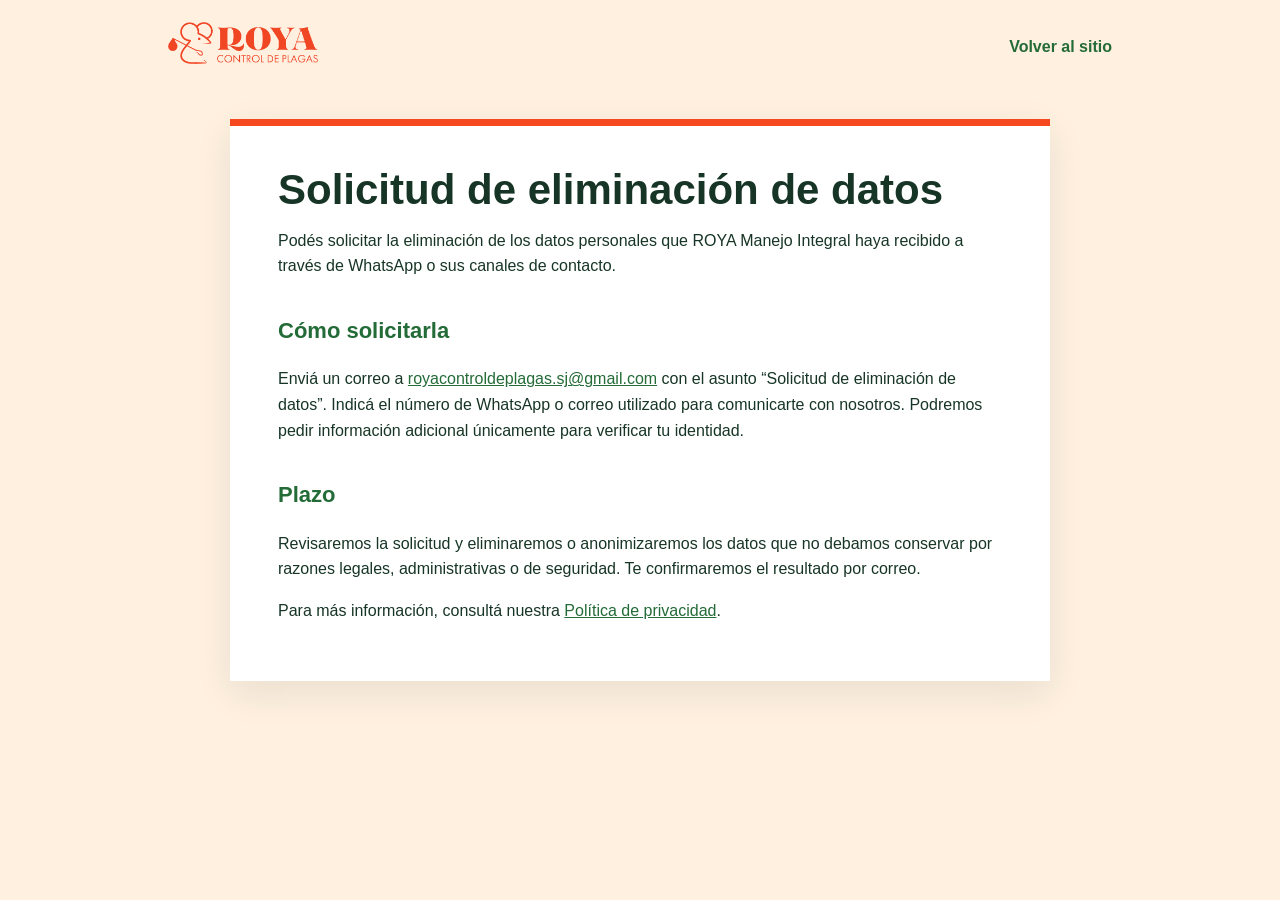
<file: eliminacion-de-datos/index.html>
<!doctype html><html lang="es"><head><meta charset="utf-8"><meta name="viewport" content="width=device-width,initial-scale=1"><title>Eliminación de datos | ROYA</title><link rel="stylesheet" href="../legal.css"></head><body><header class="top"><a href="/"><img src="../roya-logo.png" alt="ROYA Manejo Integral"></a><a href="/">Volver al sitio</a></header><main class="page"><h1>Solicitud de eliminación de datos</h1><p>Podés solicitar la eliminación de los datos personales que ROYA Manejo Integral haya recibido a través de WhatsApp o sus canales de contacto.</p><h2>Cómo solicitarla</h2><p>Enviá un correo a <a href="mailto:royacontroldeplagas.sj@gmail.com?subject=Solicitud%20de%20eliminaci%C3%B3n%20de%20datos">royacontroldeplagas.sj@gmail.com</a> con el asunto “Solicitud de eliminación de datos”. Indicá el número de WhatsApp o correo utilizado para comunicarte con nosotros. Podremos pedir información adicional únicamente para verificar tu identidad.</p><h2>Plazo</h2><p>Revisaremos la solicitud y eliminaremos o anonimizaremos los datos que no debamos conservar por razones legales, administrativas o de seguridad. Te confirmaremos el resultado por correo.</p><p>Para más información, consultá nuestra <a href="/privacidad/">Política de privacidad</a>.</p></main></body></html>
</file>
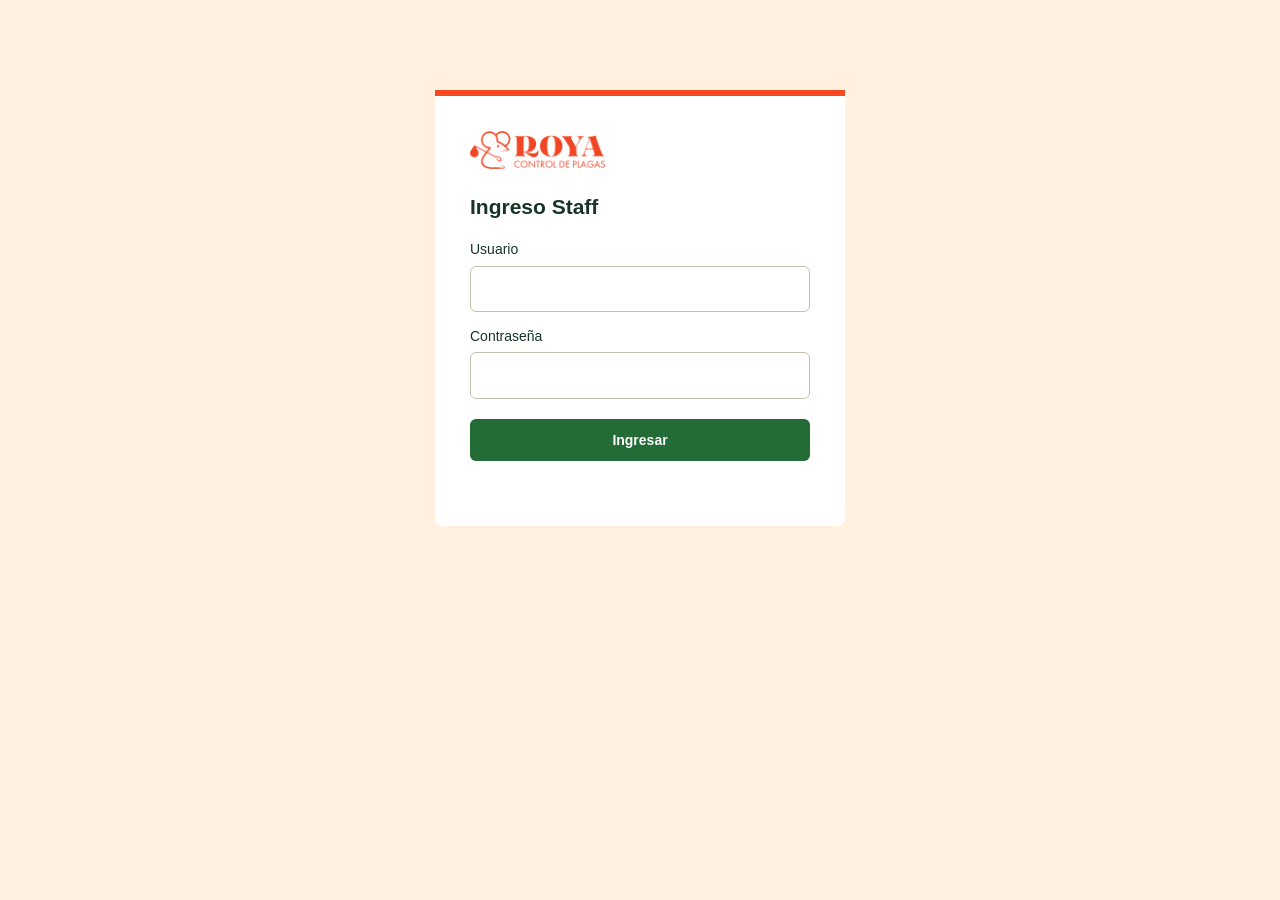
<file: panel/index.html>
<!doctype html>
<html lang="es">
<head>
  <meta charset="utf-8">
  <meta name="viewport" content="width=device-width, initial-scale=1">
  <meta name="robots" content="noindex,nofollow">
  <title>Staff | ROYA</title>
  <link rel="stylesheet" href="panel.css">
</head>
<body>
  <main>
    <section id="login">
      <img src="../roya-logo.png" alt="ROYA">
      <h1>Ingreso Staff</h1>
      <form id="login-form">
        <label>Usuario <input id="user" type="text" autocomplete="username" autocapitalize="none" required></label>
        <label>Contraseña <input id="pass" type="password" autocomplete="current-password" required></label>
        <button type="submit">Ingresar</button>
      </form>
      <p id="login-msg" role="alert"></p>
    </section>

    <section id="panel" hidden>
      <header>
        <img src="../roya-logo.png" alt="ROYA">
        <b>Bandeja WhatsApp</b>
        <button id="out" type="button">Cerrar sesión</button>
      </header>
      <div class="tools">
        <input id="q" type="search" placeholder="Buscar nombre, teléfono, solicitud o servicio">
        <label class="check"><input id="only-human" type="checkbox"> Solo los que requieren atención</label>
      </div>
      <div class="grid">
        <aside id="list"></aside>
        <article id="detail"><p class="hint">Seleccioná una conversación.</p></article>
      </div>
    </section>
  </main>
  <script type="module" src="panel.js"></script>
</body>
</html>
</file>
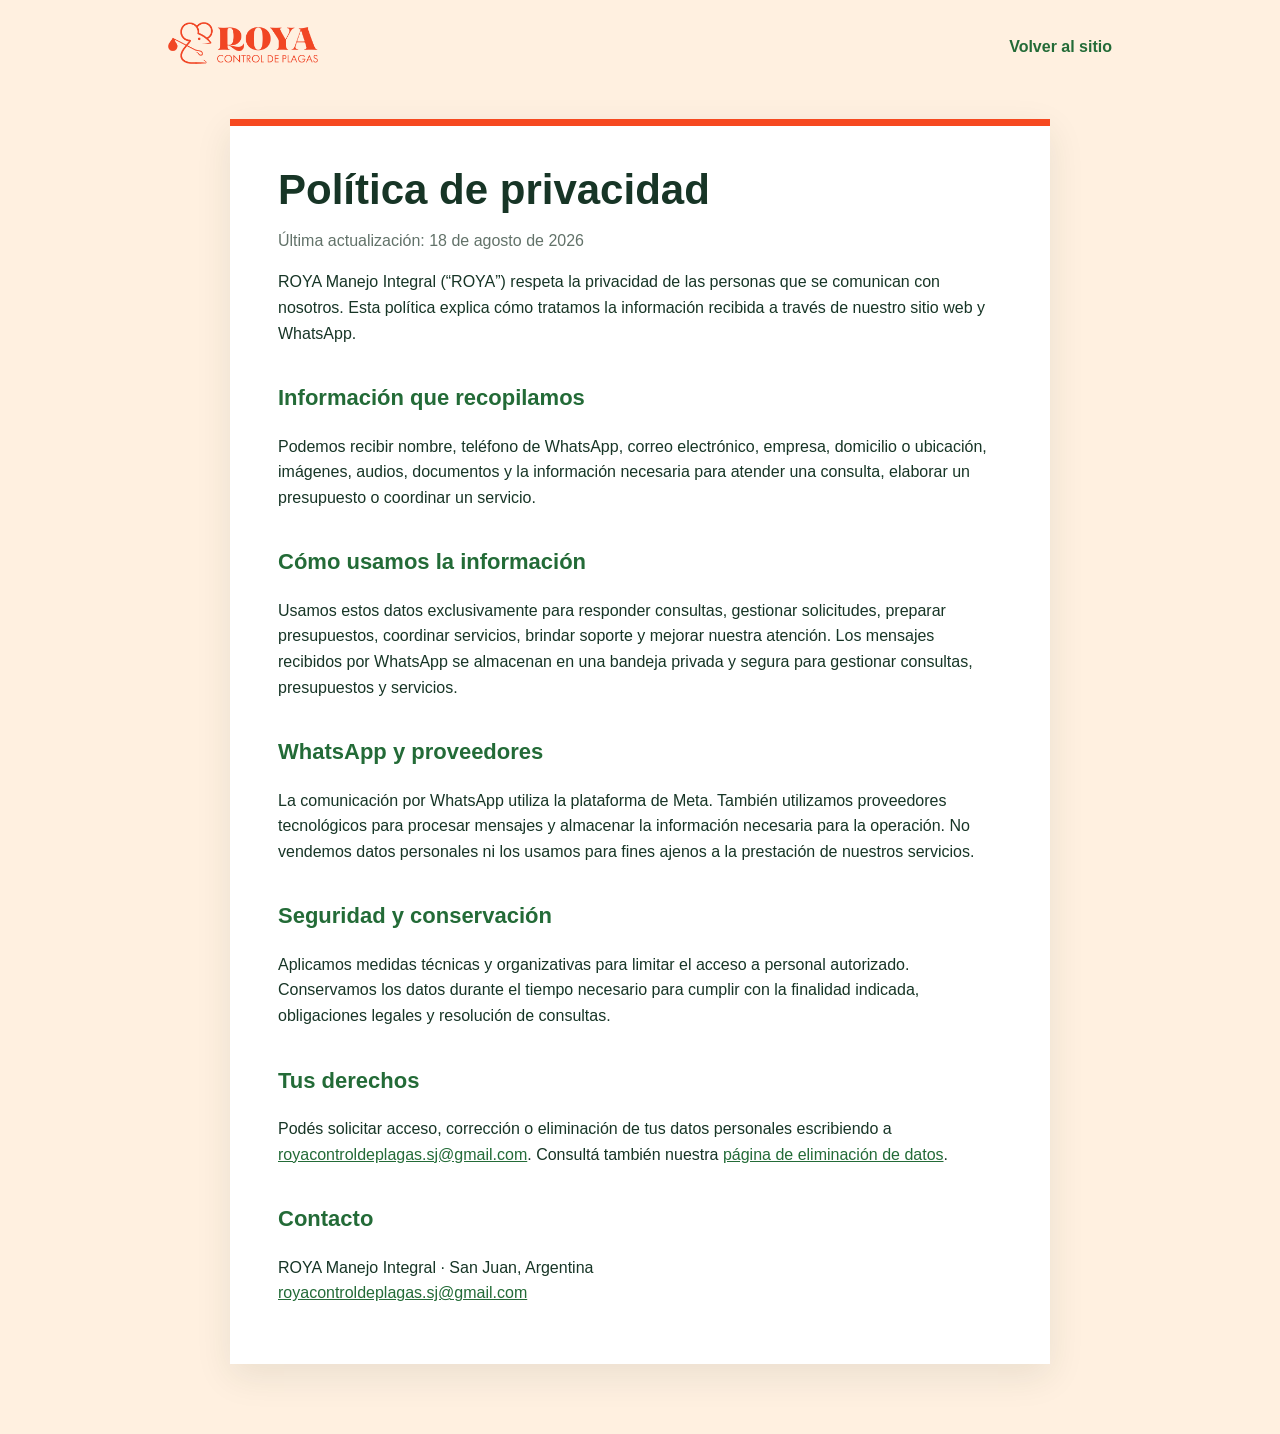
<file: privacidad/index.html>
<!doctype html><html lang="es"><head><meta charset="utf-8"><meta name="viewport" content="width=device-width,initial-scale=1"><title>Política de privacidad | ROYA</title><meta name="description" content="Política de privacidad de ROYA Manejo Integral."><link rel="stylesheet" href="../legal.css"></head><body><header class="top"><a href="/"><img src="../roya-logo.png" alt="ROYA Manejo Integral"></a><a href="/">Volver al sitio</a></header><main class="page"><h1>Política de privacidad</h1><p class="updated">Última actualización: 18 de agosto de 2026</p><p>ROYA Manejo Integral (“ROYA”) respeta la privacidad de las personas que se comunican con nosotros. Esta política explica cómo tratamos la información recibida a través de nuestro sitio web y WhatsApp.</p><h2>Información que recopilamos</h2><p>Podemos recibir nombre, teléfono de WhatsApp, correo electrónico, empresa, domicilio o ubicación, imágenes, audios, documentos y la información necesaria para atender una consulta, elaborar un presupuesto o coordinar un servicio.</p><h2>Cómo usamos la información</h2><p>Usamos estos datos exclusivamente para responder consultas, gestionar solicitudes, preparar presupuestos, coordinar servicios, brindar soporte y mejorar nuestra atención. Los mensajes recibidos por WhatsApp se almacenan en una bandeja privada y segura para gestionar consultas, presupuestos y servicios.</p><h2>WhatsApp y proveedores</h2><p>La comunicación por WhatsApp utiliza la plataforma de Meta. También utilizamos proveedores tecnológicos para procesar mensajes y almacenar la información necesaria para la operación. No vendemos datos personales ni los usamos para fines ajenos a la prestación de nuestros servicios.</p><h2>Seguridad y conservación</h2><p>Aplicamos medidas técnicas y organizativas para limitar el acceso a personal autorizado. Conservamos los datos durante el tiempo necesario para cumplir con la finalidad indicada, obligaciones legales y resolución de consultas.</p><h2>Tus derechos</h2><p>Podés solicitar acceso, corrección o eliminación de tus datos personales escribiendo a <a href="mailto:royacontroldeplagas.sj@gmail.com">royacontroldeplagas.sj@gmail.com</a>. Consultá también nuestra <a href="/eliminacion-de-datos/">página de eliminación de datos</a>.</p><h2>Contacto</h2><p>ROYA Manejo Integral · San Juan, Argentina<br><a href="mailto:royacontroldeplagas.sj@gmail.com">royacontroldeplagas.sj@gmail.com</a></p></main></body></html>
</file>
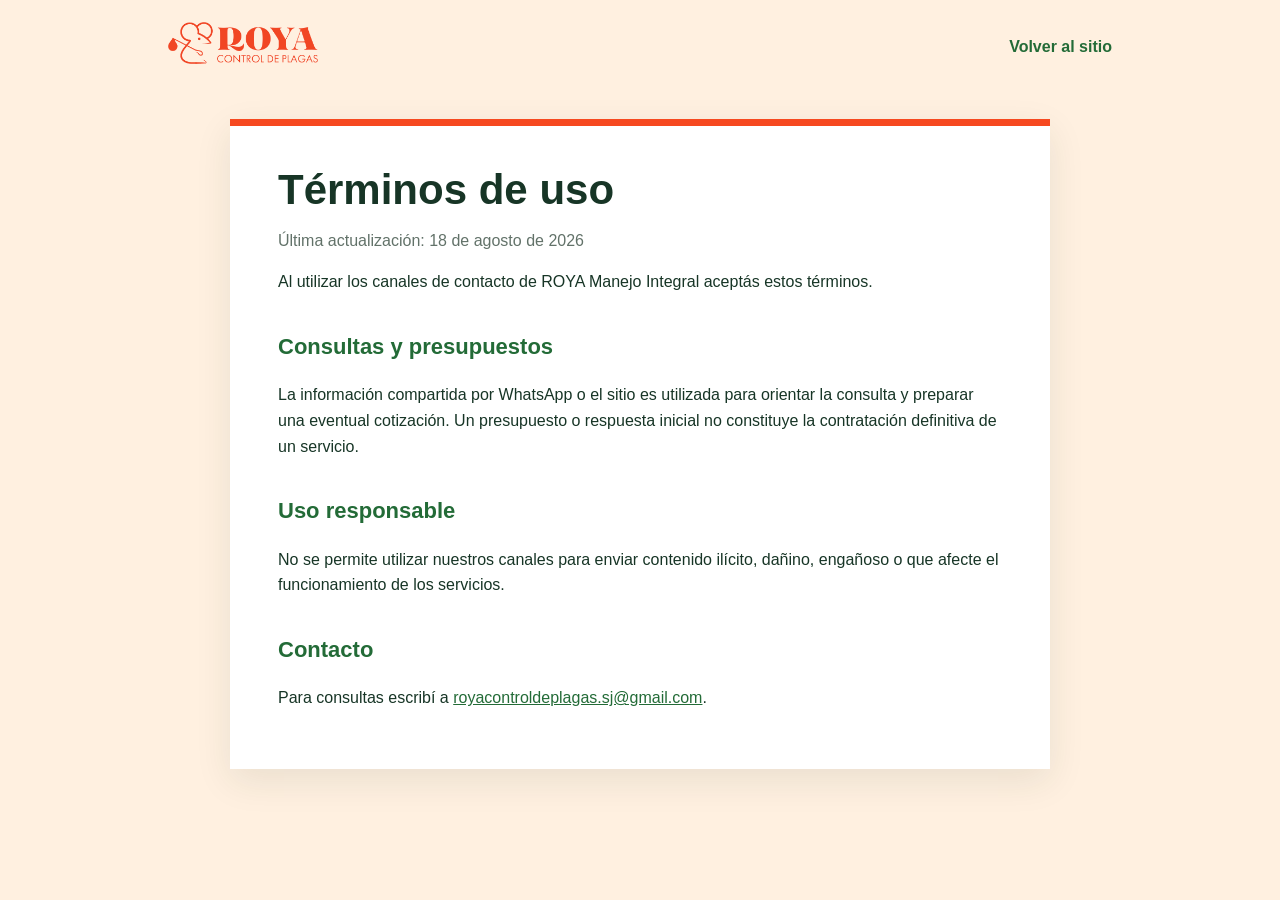
<file: terminos/index.html>
<!doctype html><html lang="es"><head><meta charset="utf-8"><meta name="viewport" content="width=device-width,initial-scale=1"><title>Términos de uso | ROYA</title><link rel="stylesheet" href="../legal.css"></head><body><header class="top"><a href="/"><img src="../roya-logo.png" alt="ROYA Manejo Integral"></a><a href="/">Volver al sitio</a></header><main class="page"><h1>Términos de uso</h1><p class="updated">Última actualización: 18 de agosto de 2026</p><p>Al utilizar los canales de contacto de ROYA Manejo Integral aceptás estos términos.</p><h2>Consultas y presupuestos</h2><p>La información compartida por WhatsApp o el sitio es utilizada para orientar la consulta y preparar una eventual cotización. Un presupuesto o respuesta inicial no constituye la contratación definitiva de un servicio.</p><h2>Uso responsable</h2><p>No se permite utilizar nuestros canales para enviar contenido ilícito, dañino, engañoso o que afecte el funcionamiento de los servicios.</p><h2>Contacto</h2><p>Para consultas escribí a <a href="mailto:royacontroldeplagas.sj@gmail.com">royacontroldeplagas.sj@gmail.com</a>.</p></main></body></html>
</file>
<file: legal.css>
:root{--green:#236b37;--orange:#f64920;--cream:#fff0e0;--ink:#173526}*{box-sizing:border-box}body{margin:0;background:var(--cream);color:var(--ink);font:16px/1.6 Arial,Helvetica,sans-serif}.top{display:flex;align-items:center;justify-content:space-between;gap:20px;max-width:1000px;margin:auto;padding:22px 28px}.top img{width:150px}.top a{font-weight:bold;color:var(--green);text-decoration:none}.page{max-width:820px;margin:25px auto 70px;padding:42px 48px;background:#fff;border-top:7px solid var(--orange);box-shadow:0 12px 35px #17352617}h1{font-size:42px;line-height:1.05;margin:0 0 10px}h2{font-size:22px;margin-top:34px;color:var(--green)}a{color:var(--green)}.updated{color:#627269}@media(max-width:600px){.top,.page{padding-left:22px;padding-right:22px}.page{margin:0}.top img{width:120px}h1{font-size:34px}}
</file>
<file: panel/panel.css>
:root{--g:#236b37;--o:#f64920;--c:#fff0e0;--ink:#173526;--line:#e2d8c8;--alert:#fde7df;--ready:#e3f1e6}
*{box-sizing:border-box}
body{margin:0;background:var(--c);font:14px/1.45 Arial,sans-serif;color:var(--ink)}
img{width:135px}
button,input,textarea{font:inherit}
input,textarea{display:block;width:100%;padding:12px;border:1px solid #c9bfae;border-radius:6px;background:#fff;color:var(--ink)}
button{padding:11px 16px;border:0;border-radius:6px;background:var(--g);color:#fff;font-weight:700;cursor:pointer}
button.alt{background:#fff;color:var(--ink);border:1px solid #c9bfae}
button:disabled{opacity:.5;cursor:default}
a.alt{display:inline-block;padding:11px 16px;border-radius:6px;background:#fff;color:var(--ink);border:1px solid #c9bfae;font-weight:700;text-decoration:none}
a.btn{display:inline-block;padding:11px 16px;border-radius:6px;background:#25d366;color:#fff;font-weight:700;text-decoration:none}

#login{max-width:410px;margin:10vh auto;padding:35px;background:#fff;border-top:6px solid var(--o);border-radius:0 0 8px 8px}
#login label{display:block;margin:14px 0}
#login input{margin-top:6px}
#login button{width:100%;margin-top:6px}
#login-msg{min-height:1.3em;color:#b3261e;margin:12px 0 0}

header{height:70px;background:var(--g);color:#fff;padding:12px 25px;display:flex;align-items:center;gap:20px}
header b{flex:1;font-size:16px}
header img{width:115px}
header button{background:rgba(255,255,255,.18)}
.tools{display:flex;gap:16px;align-items:center;padding:10px 2%}
.tools #q{flex:1}
.check{display:flex;align-items:center;gap:8px;white-space:nowrap;margin:0}
.check input{width:auto}

.grid{display:grid;grid-template-columns:34% 66%;height:calc(100vh - 135px)}
aside{overflow:auto;background:#fff;border-right:1px solid var(--line)}
article{overflow:auto;padding:22px 26px}
.hint{color:#6a7b70}

.item{display:block;width:100%;text-align:left;background:#fff;color:var(--ink);border:0;border-bottom:1px solid var(--line);border-left:6px solid transparent;border-radius:0;padding:12px 14px;font-weight:400}
.item:hover{background:#faf5ec}
.item.sel{background:#f3ece0}
.item.alert{border-left-color:var(--o);background:var(--alert)}
.item.ready{border-left-color:var(--g);background:var(--ready)}
.item .row{display:flex;justify-content:space-between;gap:8px}
.item .name{font-weight:700;overflow:hidden;text-overflow:ellipsis;white-space:nowrap}
.item small{color:#5c6e63}
.badge{display:inline-block;margin-top:4px;padding:1px 8px;border-radius:99px;font-size:11px;font-weight:700;color:#fff;background:var(--o)}
.badge.ready{background:var(--g)}
.badge.off{background:#7a7a7a}

#detail h2{margin:0 0 2px}
#detail .meta{color:#5c6e63;margin:2px 0}
.actions{display:flex;gap:8px;flex-wrap:wrap;margin:14px 0}
.box{background:#fff;border:1px solid var(--line);border-radius:8px;padding:12px 14px;margin:12px 0}
.box h3{margin:0 0 6px;font-size:13px;text-transform:uppercase;letter-spacing:.04em;color:#5c6e63}
.box p{margin:3px 0}

.thread{margin:16px 0;display:flex;flex-direction:column;gap:8px}
.msg{max-width:78%;padding:9px 12px;border-radius:10px;background:#fff;border:1px solid var(--line);white-space:pre-wrap;word-break:break-word}
.msg.cliente{align-self:flex-start}
.msg.bot,.msg.humano,.msg.sistema{align-self:flex-end;background:#e7f1e4;border-color:#cfe3cb}
.msg.humano{background:#d9ecd5}
.msg.llamado{border:2px solid var(--o);background:var(--alert)}
.msg small{display:block;margin-top:4px;color:#6a7b70;font-size:11px}
.notice{align-self:stretch;background:var(--o);color:#fff;border-radius:8px;padding:9px 12px;font-weight:700}
.notice small{display:block;font-weight:400;opacity:.9}

.reply{margin-top:18px;display:flex;gap:8px;align-items:flex-end}
.reply textarea{flex:1;min-height:70px;resize:vertical}
.window{margin:14px 0 6px;padding:9px 12px;border-radius:8px;background:#eef3ef;font-size:13px}
.window.closed{background:var(--alert);color:#8a2a10;font-weight:700}

@media(max-width:760px){
  .tools{flex-direction:column;align-items:stretch}
  .grid{display:block;height:auto}
  aside{height:42vh}
  .msg{max-width:92%}
  .reply{flex-direction:column;align-items:stretch}
}
</file>
